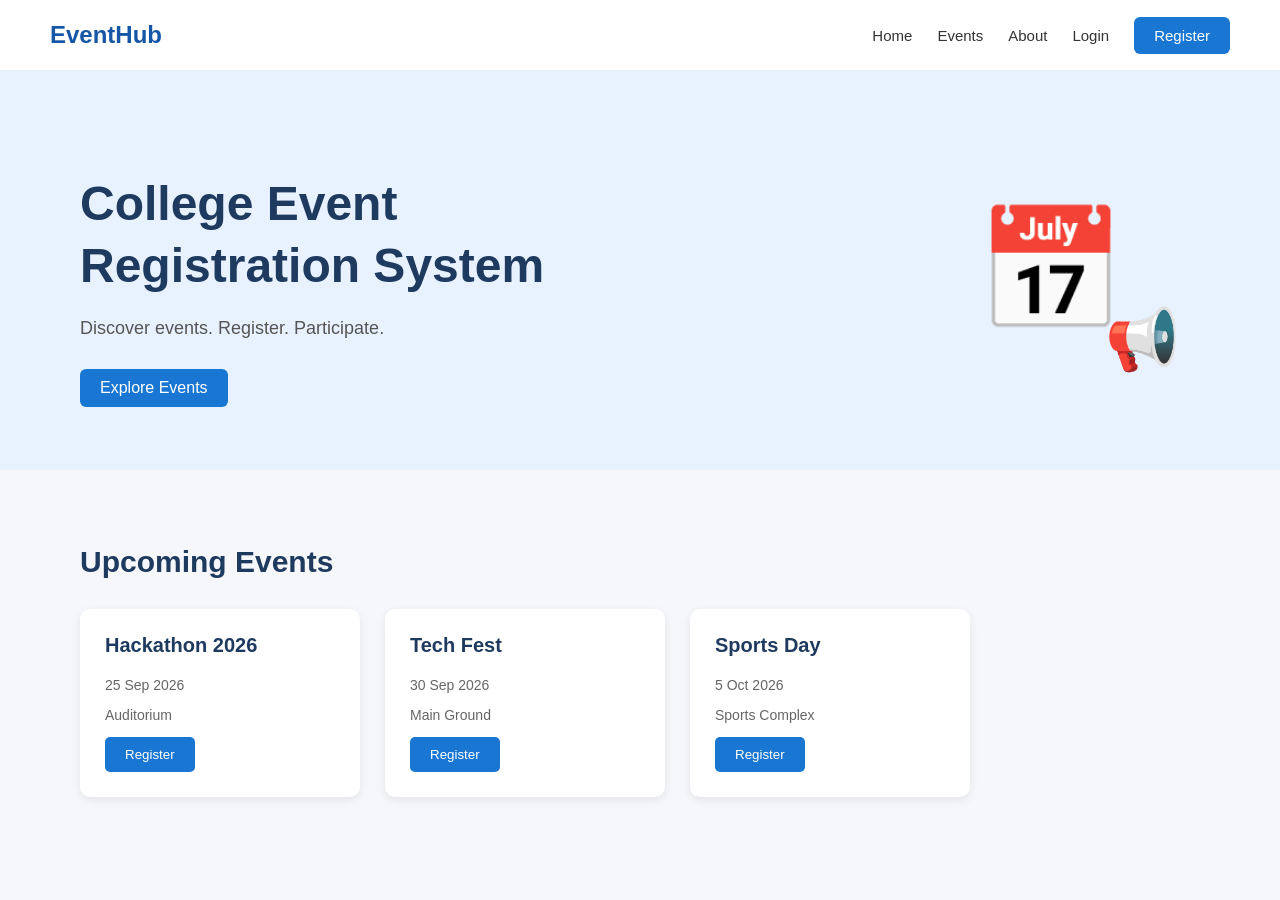
<file: src/main/webapp/index.html>
<!DOCTYPE html>
<html lang="en">
<head>
    <meta charset="UTF-8">
    <meta name="viewport" content="width=device-width, initial-scale=1.0">
    <title>College Event Registration</title>
    <link rel="stylesheet" href="style.css">
</head>
<body>
    <nav class="navbar">

        <div class="logo">
            EventHub
        </div>

        <div class="nav-links">
            <a href="index.html">Home</a>
            <a href="events.html">Events</a>
            <a href="#">About</a>
            <a href="login.html">Login</a>
            <a href="registration.html" class="register-btn">Register</a>
        </div>
    </nav>

    <section class="hero">
        <div class="hero-content">
            <h1>College Event <br>Registration System</h1>
            <p>Discover events. Register. Participate.</p>
            <!-- <button>Explore Events</button> -->
             <a href="events.html" class="hero-button">Explore Events</a>
        </div>
        <div class="hero-image">
            <div class="calendar">
                📅
            </div>
            <div class="megaphone">
                📢
            </div>
        </div>
    </section>

    <section class="events">
        <h2>Upcoming Events</h2>
        <div class="event-container">
            <div class="event-card">
                <h3>Hackathon 2026</h3>
                <p>25 Sep 2026</p>
                <p>Auditorium</p>
                <button>Register</button>
            </div>
            <div class="event-card">
                <h3>Tech Fest</h3>
                <p>30 Sep 2026</p>
                <p>Main Ground</p>
                <button>Register</button>
            </div>
            <div class="event-card">
                <h3>Sports Day</h3>
                <p>5 Oct 2026</p>
                <p>Sports Complex</p>
                <button>Register</button>
            </div>
        </div>
    </section>
</body>
</html>
</file>
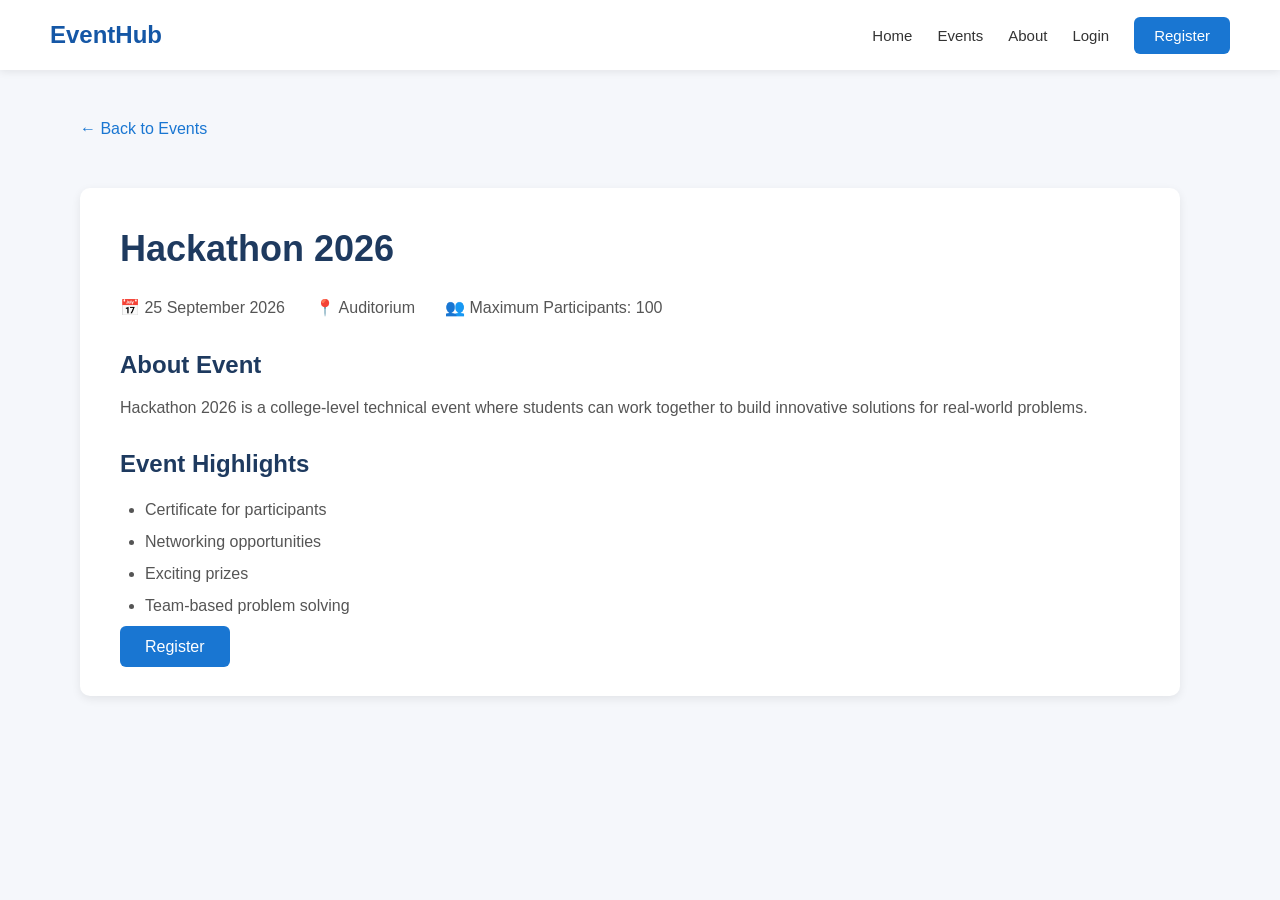
<file: src/main/webapp/event-details.html>
<!DOCTYPE html>
<html lang="en">
<head>
    <meta charset="UTF-8">
    <meta name="viewport" content="width=device-width, initial-scale=1.0">
    <title>Hackathon 2026 - EventHub</title>
    <link rel="stylesheet" href="style.css">
</head>
<body>
    <nav class="navbar">
        <div class="logo">
            EventHub
        </div>
        <div class="nav-links">
            <a href="index.html">Home</a>
            <a href="events.html">Events</a>
            <a href="#">About</a>
            <a href="login.html">Login</a>
            <a href="registration.html" class="register-btn">
                Register
            </a>
        </div>
    </nav>

    <main class="event-details-page">

        <div class="back-to">
            <a href="events.html">← Back to Events</a> 
        </div>

        <div class="event-info">
            <h1>Hackathon 2026</h1>
            <div class="event-meta">
                <p>📅 25 September 2026</p>
                <p>📍 Auditorium</p>
                <p>👥 Maximum Participants: 100</p>
            </div>
            <h2>About Event</h2>
            <p>
                Hackathon 2026 is a college-level technical event
                where students can work together to build innovative
                solutions for real-world problems.
            </p>
            <h2>Event Highlights</h2>
            <ul>
                <li>Certificate for participants</li>
                <li>Networking opportunities</li>
                <li>Exciting prizes</li>
                <li>Team-based problem solving</li>
            </ul>
            <!-- <button class="register-now"> -->
                <a href="registration.html" class="register-now">Register</a>
            <!-- </button> -->
        </div>
    </main>
</body>
</html>
</file>
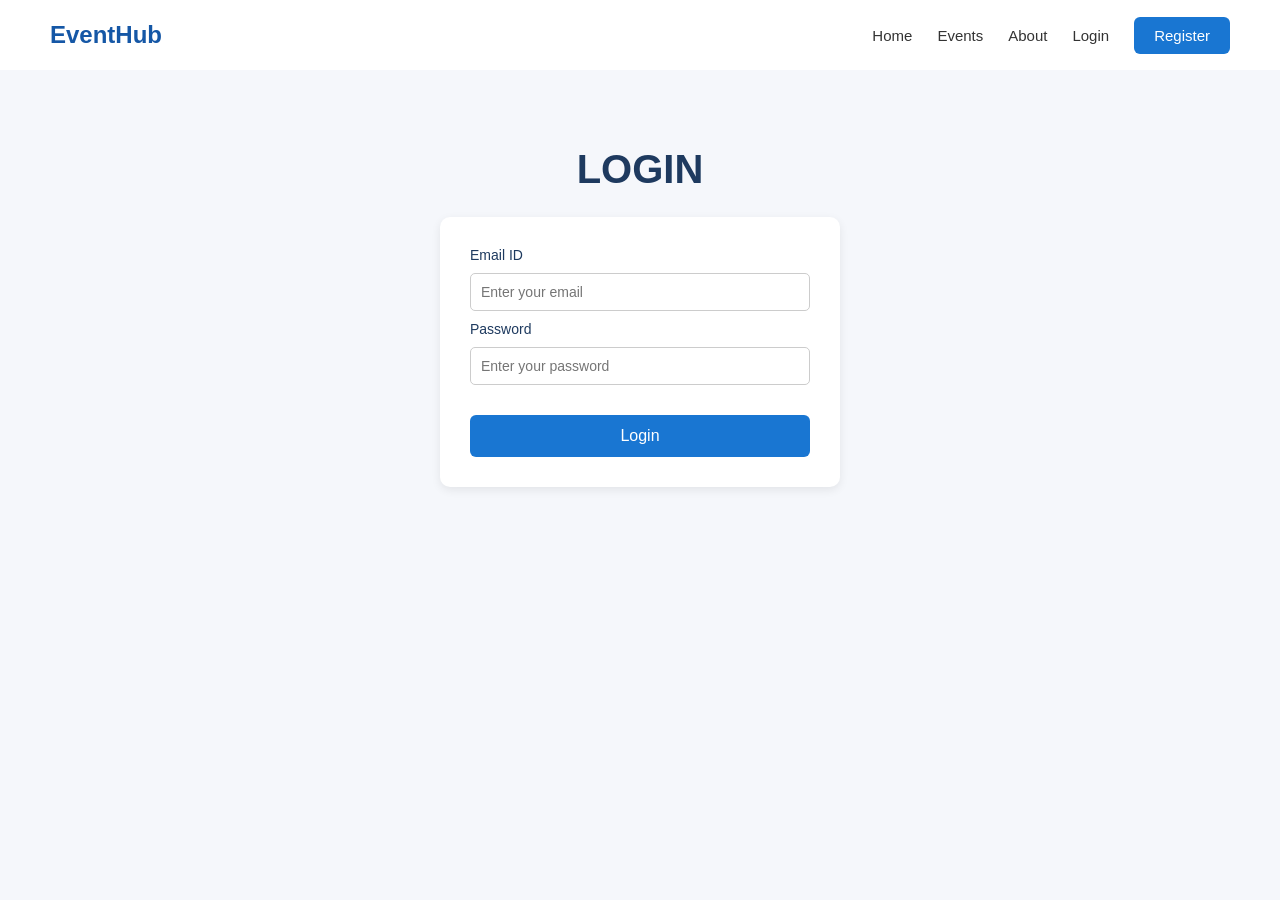
<file: src/main/webapp/login.html>
<!DOCTYPE html>
<html lang="en">
<head>
    <meta charset="UTF-8">
    <meta name="viewport" content="width=device-width, initial-scale=1.0">
    <title>Login-EventHub</title>
    <link rel="stylesheet" href="style.css">
</head>
<body>
    <nav class="navbar">
        <div class="logo">EventHub</div>
        <div class="nav-links">
            <a href="index.html">Home</a>
            <a href="events.html">Events</a>
            <a href="#">About</a>
            <a href="login.html">Login</a>
            <a href="registration.html" class="register-btn">Register</a>
        </div>
    </nav>

    <main class="login-page">
        <h1>LOGIN</h1>
        <form>

            <!-- email -->
             <label for="email">Email ID</label>
             <input 
             type="email" 
             name="email" 
             id="email"
             placeholder="Enter your email"
             required
             >

             <!-- password -->
              <label for="password">Password</label>
              <input 
              type="password"
              id="password"
              name="password"
              placeholder="Enter your password"
              required
              >

              <button type="submit">
                    Login
              </button>
        </form>
    </main>
</body>
</html>
</file>
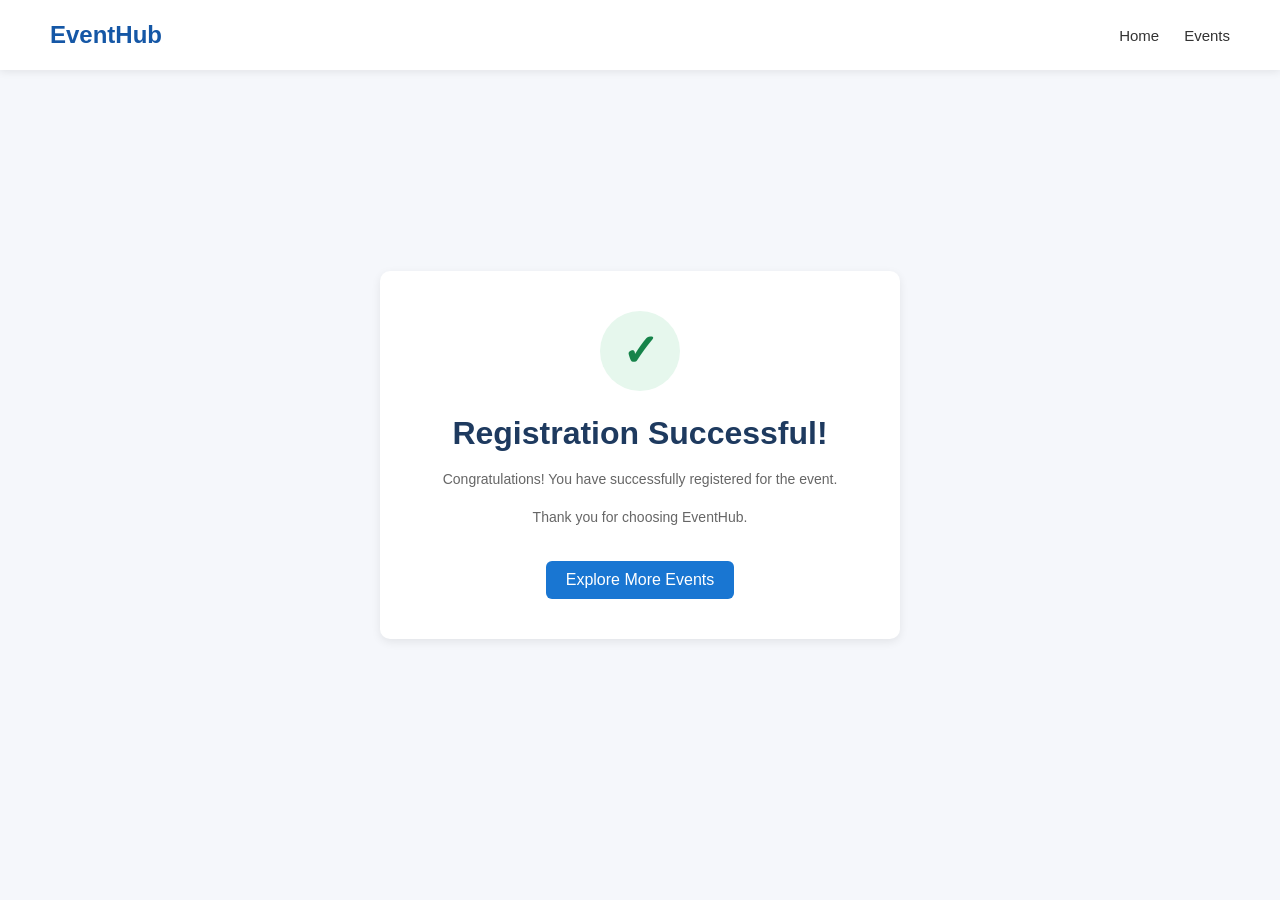
<file: src/main/webapp/success.html>
<!DOCTYPE html>
<html lang="en">
<head>
    <meta charset="UTF-8">
    <meta name="viewport" content="width=device-width, initial-scale=1.0">

    <title>Registration Successful - EventHub</title>

    <link rel="stylesheet" href="style.css">
</head>
<body>

    <nav class="navbar">
        <div class="logo">EventHub</div>

        <div class="nav-links">
            <a href="index.html">Home</a>
            <a href="events.html">Events</a>
        </div>
    </nav>

    <main class="events-page">
        <div class="event-card success-card">

            <div class="success-icon">&#10003;</div>

            <h1>Registration Successful!</h1>

            <p>
                Congratulations! You have successfully registered
                for the event.
            </p>

            <p>Thank you for choosing EventHub.</p>

            <a href="events.html" class="event-button">
                Explore More Events
            </a>

        </div>
    </main>

</body>
</html>
</file>
<file: src/main/webapp/style.css>
*{
    box-sizing: border-box;
}
body{
    margin: 0;
    font-family: Arial,sans-serif;
    background-color: #f5f7fb;
    color: #1e3a5f;
}
.navbar{
    height: 70px;
    background-color: white;
    display: flex;
    justify-content: space-between;
    align-items: center;
    padding: 0 50px;
    box-shadow: 0 2px 8px rgba(0,0,0,0.08);
}
.logo{
    font-size: 24px;
    font-weight: bold;
    color: #1557a6;
}
.nav-links{
    display: flex;
    align-items: center;
    gap: 25px;
}
.nav-links a{
    text-decoration: none;
    color: #333;
    font-size: 15px;
}
.register-btn{
    background-color: #1976d2;
    color: white !important;
    padding: 10px 20px;
    border-radius: 6px;
}
.hero {
    min-height: 400px;
    background-color: #e8f2ff;
    display: flex;
    justify-content: space-between;
    align-items: center;
    padding: 60px 80px;
}
.hero-content {
    max-width: 600px;
}
.hero h1{
    font-size: 48px;
    line-height: 1.3;
    margin-bottom: 20px;
}
.hero p{
    font-size: 18px;
    color: #555;
    margin-bottom: 30px;
}
.hero-button {
    display: inline-block;
    text-decoration: none;
    background-color: #1976d2;
    color: white;
    padding: 10px 20px;
    border-radius: 6px;
}
.hero button:hover {
    background-color: #1557a6;
}
.hero-image {
    width: 300px;
    height: 250px;
    display: flex;
    justify-content: center;
    align-items: center;
    position: relative;
}
.calendar{
    font-size: 120px;
} 
.megaphone{
    font-size: 60px;
    position: absolute;
    bottom: 20px;
    right: 20px;
}
.events  {
    padding: 50px 80px;
}
.events h2{
    font-size: 30px;
    margin-bottom: 30px;
}
.event-container{
    display: flex;
    gap: 25px;
    flex-wrap: wrap;
}
.event-card{
    background-color: white;
    width: 280px;
    padding: 25px;
    border-radius: 10px;
    box-shadow: 0 3px 10px rgba(0, 0, 0, 0.08);
    transition: 0.3s;
}
.event-card h3{
    margin-top: 0;
    font-size: 20px;
}
.event-card p{
    color: #666;
    font-size: 14px;
}
.event-card button {
    background-color: #1976d2;
    color: white;
    border: none;
    padding: 10px 20px;
    border-radius: 5px;
    cursor: pointer;
}
.event-card:hover {
    transform: translateY(-5px);

    box-shadow: 0 6px 15px rgba(0, 0, 0, 0.12);
}
.event-card button:hover {
    background-color: #1557a6;
}


/* events page */
.events-page{
    padding: 50px 80px;
} 
.events-header{
    display: flex;
    justify-content: space-between;
    align-items: center;
    margin-bottom: 30px;
    max-width: 1600px;
}
.events-header h1{
    margin: 0;
    font-size: 50px;
}
.events-header input {
    width: 300px;
    padding: 12px 15px;
    border: 1px solid #ddd;
    border-radius: 6px;
    font-size: 14px;
}
.categories{
    display: flex;
    gap: 12px;
    margin-bottom: 35px;
}
.categories button{
    padding: 9px 18px;
    background-color: white;
    border-radius: 20px;
    cursor: pointer;
}
.categories .active{
    background-color: #1976d2;
    color: white;
    border-color: #1976d2;
}
.all-events{
    display: flex;
    gap: 50px;
    flex-wrap: wrap;
}
.all-events .event-card{
    width: 500px;
}
.event-button {
    display: inline-block;
    text-decoration: none;
    background-color: #1976d2;
    color: white;
    padding: 10px 20px;
    border-radius: 6px;
}



.event-details-page{
    padding: 50px 80px;
}
.back-to {
    margin-bottom: 50px;
}  
.back-to a{
    text-decoration: none;
    color: #1976d2;
    font-size: 16px;
}
.back-to a:hover{
    text-decoration: underline;
}
.event-info {
    background-color: white;
    max-width: 1100px;
    padding: 40px;
    border-radius: 10px;
    box-shadow: 0 3px 10px rgba(0, 0, 0, 0.08);
}
.event-info h1{
    font-size: 36px;
    color: #1e3a5f;
    margin-top: 0;
    margin-bottom: 25px;
}
.event-meta {
    display: flex;
    gap: 30px;
    margin-bottom: 30px;
    color: #555;
}
.event-meta p{
    margin: 0;
}
.event-info h2{
    color: #1e3a5f;
    font-size: 24px;
    margin-top: 30px;
    margin-bottom: 15px;
}
.event-info p{
    color: #555;
    line-height: 1.6;
    font-size: 16px;
}
.event-info ul{
    color: #555;
    line-height: 2;
    padding-left: 25px;
}
.register-now{
    text-decoration: none;
    background-color: #1976d2;
    color: white;
    border: none;
    padding: 12px 25px;
    border-radius: 6px;
    font-size: 16px;
    cursor:pointer;
    margin-top: 20px;
}
.register-now:hover{
    background-color: #1557a6;
}



.registration-page {
    background-color: #f5f7fb;
    padding: 50px 20px;
}
.registration-page h1{
    font-size: 40px;
    text-align: center;
    color: #1e3a5f;
    margin-bottom: 25px;
}
.registration-page form{
    background-color: white;
    width: 600px;
    padding: 30px;
    border-radius: 10px;
    box-shadow: 0 3px 10px rgba(0, 0, 0, 0.08);
    display: flex;
    flex-direction: column;
    gap: 10px;
    margin: 0 auto;
}
.registration-page label {
    font-size: 14px;
    font-weight: 500;
    color: #1e3a5f;
}
.registration-page input,.registration-page select{
    padding: 10px;
    border: 1px solid #ccc;
    border-radius: 5px;
    font-size: 14px;
}
.registration-page button {
    margin-top: 20px;
    background-color: #1976d2;
    color: white;
    border: none;
    padding: 12px;
    border-radius: 6px;
    font-size: 16px;
    cursor: pointer;
}
.registration-page button:hover{
    background-color: #1557a6;
}



.login-page{
    background-color: #f5f7fb;
    padding: 50px 20px;
}
.login-page h1{
    font-size: 40px;
    text-align: center;
    color: #1e3a5f;
    margin-bottom: 25px;
}
.login-page form{
    background-color: white;
    width: 100%;
    max-width: 400px;
    padding: 30px;
    border-radius: 10px;
    box-shadow: 0 3px 10px rgba(0, 0, 0, 0.08);
    display: flex;
    flex-direction: column;
    gap: 10px;
    margin: 0 auto;
}
.login-page label {
    font-size: 14px;
    font-weight: 500;
    color: #1e3a5f;
}

.login-page input {
    padding: 10px;
    border: 1px solid #ccc;
    border-radius: 5px;
    font-size: 14px;
}
.login-page button {
    margin-top: 20px;
    background-color: #1976d2;
    color: white;
    border: none;
    padding: 12px;
    border-radius: 6px;
    font-size: 16px;
    cursor: pointer;
}

.login-page button:hover {
    background-color: #1557a6;
}


/* Registration Success Page */

.events-page:has(.success-card) {
    min-height: calc(100vh - 130px);
    display: flex;
    align-items: center;
    justify-content: center;
    padding: 40px 20px;
}

.success-card {
    width: 100%;
    max-width: 520px;
    margin: 0 auto;
    padding: 40px 30px;
    text-align: center;
    box-sizing: border-box;
}

.success-icon {
    width: 80px;
    height: 80px;
    margin: 0 auto 24px;
    border-radius: 50%;
    background-color: #e6f7ed;
    color: #16834a;
    font-size: 44px;
    line-height: 80px;
    font-weight: bold;
}

.success-card h1 {
    color: #1e3a5f;
    margin-bottom: 16px;
}

.success-card p {
    line-height: 1.7;
    margin-bottom: 12px;
}

.success-card .event-button {
    display: inline-block;
    margin-top: 20px;
    text-decoration: none;
}
</file>
